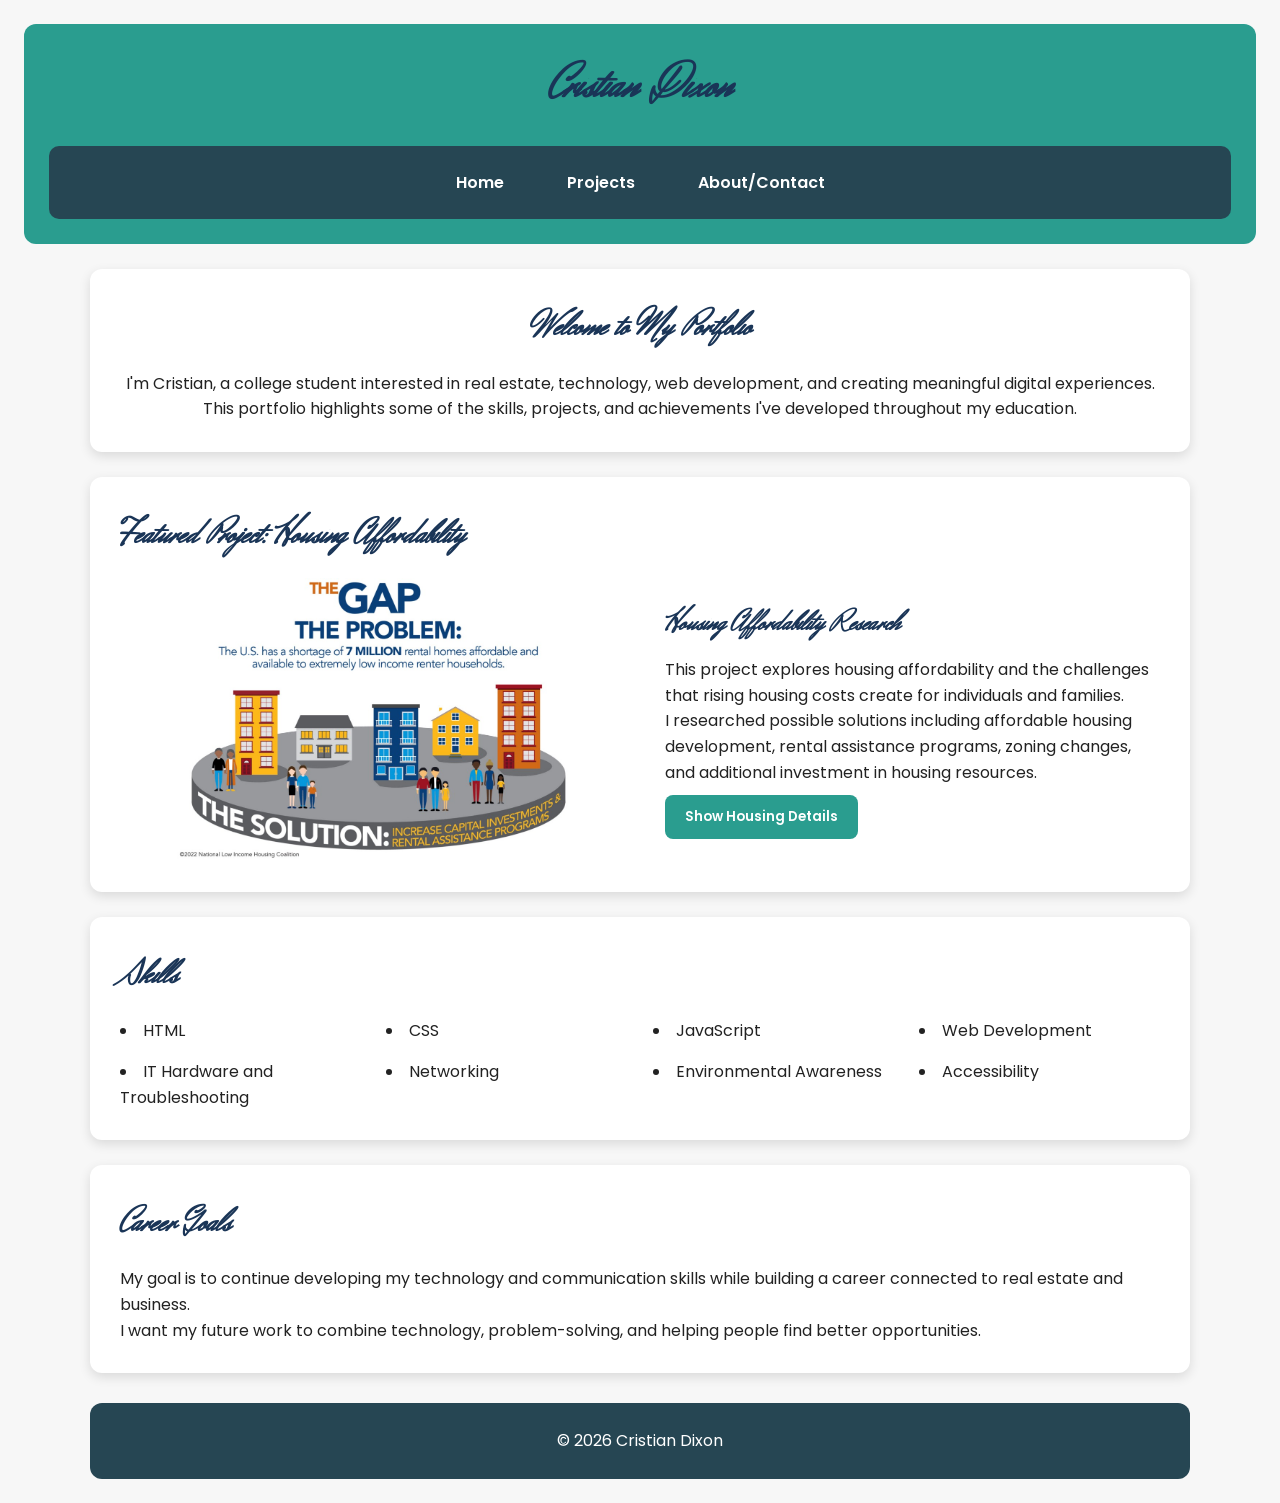
<file: index.html>
<!DOCTYPE html>
<html lang="en">

<head>
    <meta charset="UTF-8">
    <meta name="viewport" content="width=device-width, initial-scale=1.0">

    <title>Cristian Dixon | Portfolio</title>

    <link rel="preconnect" href="https://fonts.googleapis.com">
    <link rel="preconnect" href="https://fonts.gstatic.com" crossorigin>

    <link href="https://fonts.googleapis.com/css2?family=Poppins:wght@300;400;500;600;700&family=Herr+Von+Muellerhoff&display=swap" rel="stylesheet">

    <link rel="stylesheet" href="assets/css/style.css">
</head>

<body>

    <header>
        <h1>Cristian Dixon</h1>

        <nav aria-label="Main navigation">
            <ul>
                <li><a href="index.html">Home</a></li>
                <li><a href="projects.html">Projects</a></li>
                <li><a href="about.html">About/Contact</a></li>
            </ul>
        </nav>
    </header>

    <main>

        <section class="intro">
            <h2>Welcome to My Portfolio</h2>

            <p>
                I'm Cristian, a college student interested in real estate,
                technology, web development, and creating meaningful digital experiences.
            </p>

            <p>
                This portfolio highlights some of the skills, projects,
                and achievements I've developed throughout my education.
            </p>
        </section>

    <section class="featured-project">

        <h2>Featured Project: Housing Affordability</h2>

        <div class="housing-content">

            <div class="housing-image">
                <img
                    src="assets/images/TheGapTheProblem.jpeg"
                    alt="Housing affordability infographic showing the gap between housing needs and available affordable housing">
            </div>

            <div class="housing-details">

                <h3>Housing Affordability Research</h3>

                <p>
                    This project explores housing affordability and the challenges
                    that rising housing costs create for individuals and families.
                </p>

                <p>
                    I researched possible solutions including affordable housing
                    development, rental assistance programs, zoning changes,
                    and additional investment in housing resources.
                </p>

                <button
                    id="housing-toggle"
                    type="button"
                    aria-controls="housing-info"
                    aria-expanded="false">
                    Show Housing Details
                </button>

                <div id="housing-info" hidden>

                    <ul>
                        <li>Affordable housing can help create more stable communities.</li>
                        <li>High housing costs can make it difficult for families to find safe housing.</li>
                        <li>Government funding and rental assistance can help address housing needs.</li>
                        <li>Zoning changes and nonprofit programs can support affordable housing development.</li>
                    </ul>

                </div>

            </div>

        </div>

    </section>

    <section class="skills">

        <h2>Skills</h2>

        <ul>
            <li>HTML</li>
            <li>CSS</li>
            <li>JavaScript</li>
            <li>Web Development</li>
            <li>IT Hardware and Troubleshooting</li>
            <li>Networking</li>
            <li>Environmental Awareness</li>
            <li>Accessibility</li>
        </ul>

    </section>

    <section class="goals">

        <h2>Career Goals</h2>

        <p>
            My goal is to continue developing my technology and communication
            skills while building a career connected to real estate and business.
        </p>

        <p>
            I want my future work to combine technology, problem-solving,
            and helping people find better opportunities.
        </p>

    </section>


    </main>


    <footer>
        <p>&copy; 2026 Cristian Dixon</p>
    </footer>


    <script src="assets/script.js"></script>

</body>
</html>
</file>
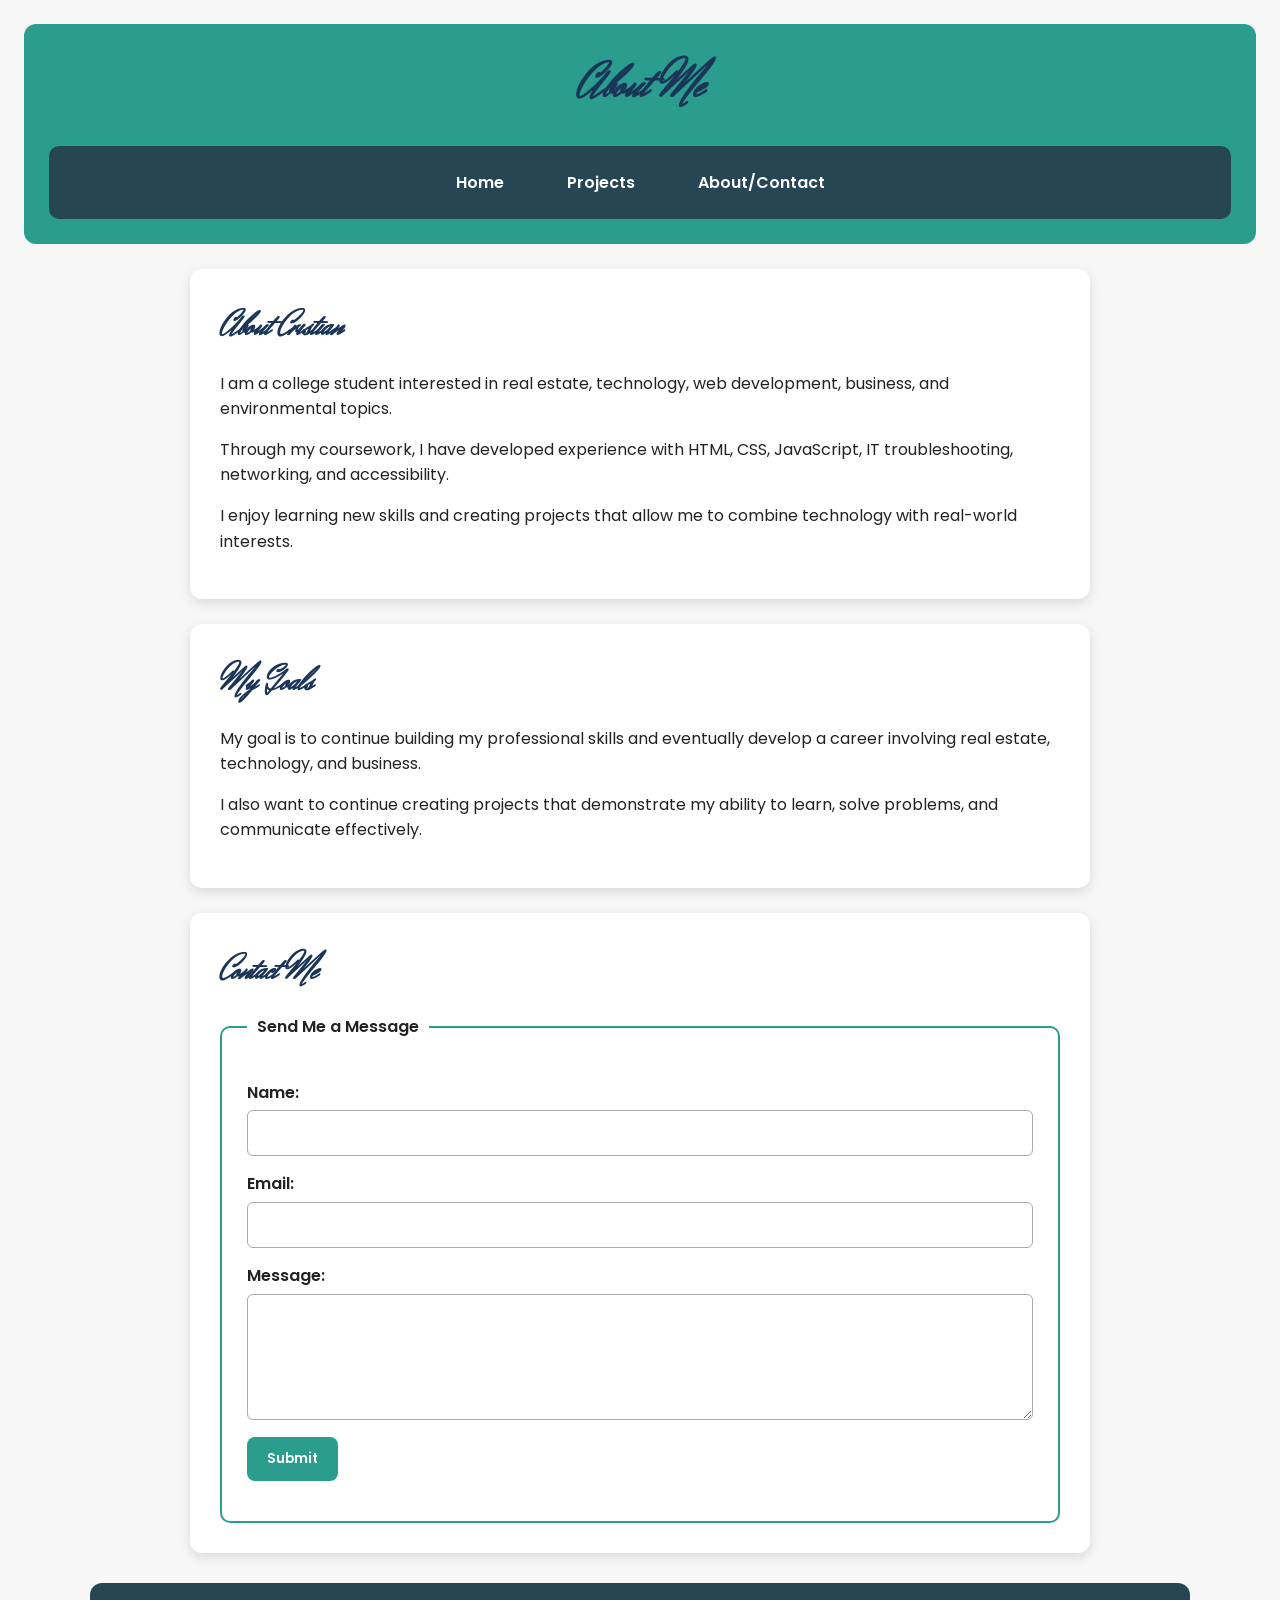
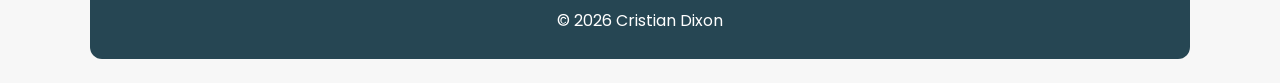
<file: about.html>
<!DOCTYPE html>
<html lang="en">

<head>
    <meta charset="UTF-8">
    <meta name="viewport" content="width=device-width, initial-scale=1.0">

    <title>About Cristian | Portfolio</title>

    <link rel="preconnect" href="https://fonts.googleapis.com">
    <link rel="preconnect" href="https://fonts.gstatic.com" crossorigin>

    <link href="https://fonts.googleapis.com/css2?family=Poppins:wght@300;400;500;600;700&family=Herr+Von+Muellerhoff&display=swap" rel="stylesheet">

    <link rel="stylesheet" href="assets/css/style.css">
</head>

<body>

    <header>

        <h1>About Me</h1>

        <nav aria-label="Main navigation">
            <ul>
                <li><a href="index.html">Home</a></li>
                <li><a href="projects.html">Projects</a></li>
                <li><a href="about.html">About/Contact</a></li>
            </ul>
        </nav>

    </header>


    <main>

        <section class="about-section">

            <h2>About Cristian</h2>

            <p>
                I am a college student interested in real estate, technology,
                web development, business, and environmental topics.
            </p>

            <p>
                Through my coursework, I have developed experience with HTML,
                CSS, JavaScript, IT troubleshooting, networking, and accessibility.
            </p>

            <p>
                I enjoy learning new skills and creating projects that allow me
                to combine technology with real-world interests.
            </p>

        </section>


        <section class="about-section">

            <h2>My Goals</h2>

            <p>
                My goal is to continue building my professional skills and
                eventually develop a career involving real estate, technology,
                and business.
            </p>

            <p>
                I also want to continue creating projects that demonstrate
                my ability to learn, solve problems, and communicate effectively.
            </p>

        </section>


        <section class="contact-section" id="contact">

            <h2>Contact Me</h2>

            <form id="contact-form">

                <fieldset>

                    <legend>Send Me a Message</legend>

                    <label for="name">
                        Name:
                    </label>

                    <input
                        type="text"
                        id="name"
                        name="name"
                        required>

                    <label for="email">
                        Email:
                    </label>

                    <input
                        type="email"
                        id="email"
                        name="email"
                        required>

                    <label for="message">
                        Message:
                    </label>

                    <textarea
                        id="message"
                        name="message"
                        rows="5"
                        cols="40"
                        required></textarea>

                    <button type="submit">
                        Submit
                    </button>

                    <p
                        id="form-error"
                        class="error"
                        aria-live="polite">
                    </p>

                </fieldset>

            </form>

        </section>

    </main>


    <footer>
        <p>&copy; 2026 Cristian Dixon</p>
    </footer>


    <script src="assets/script.js"></script>

</body>
</html>
</file>
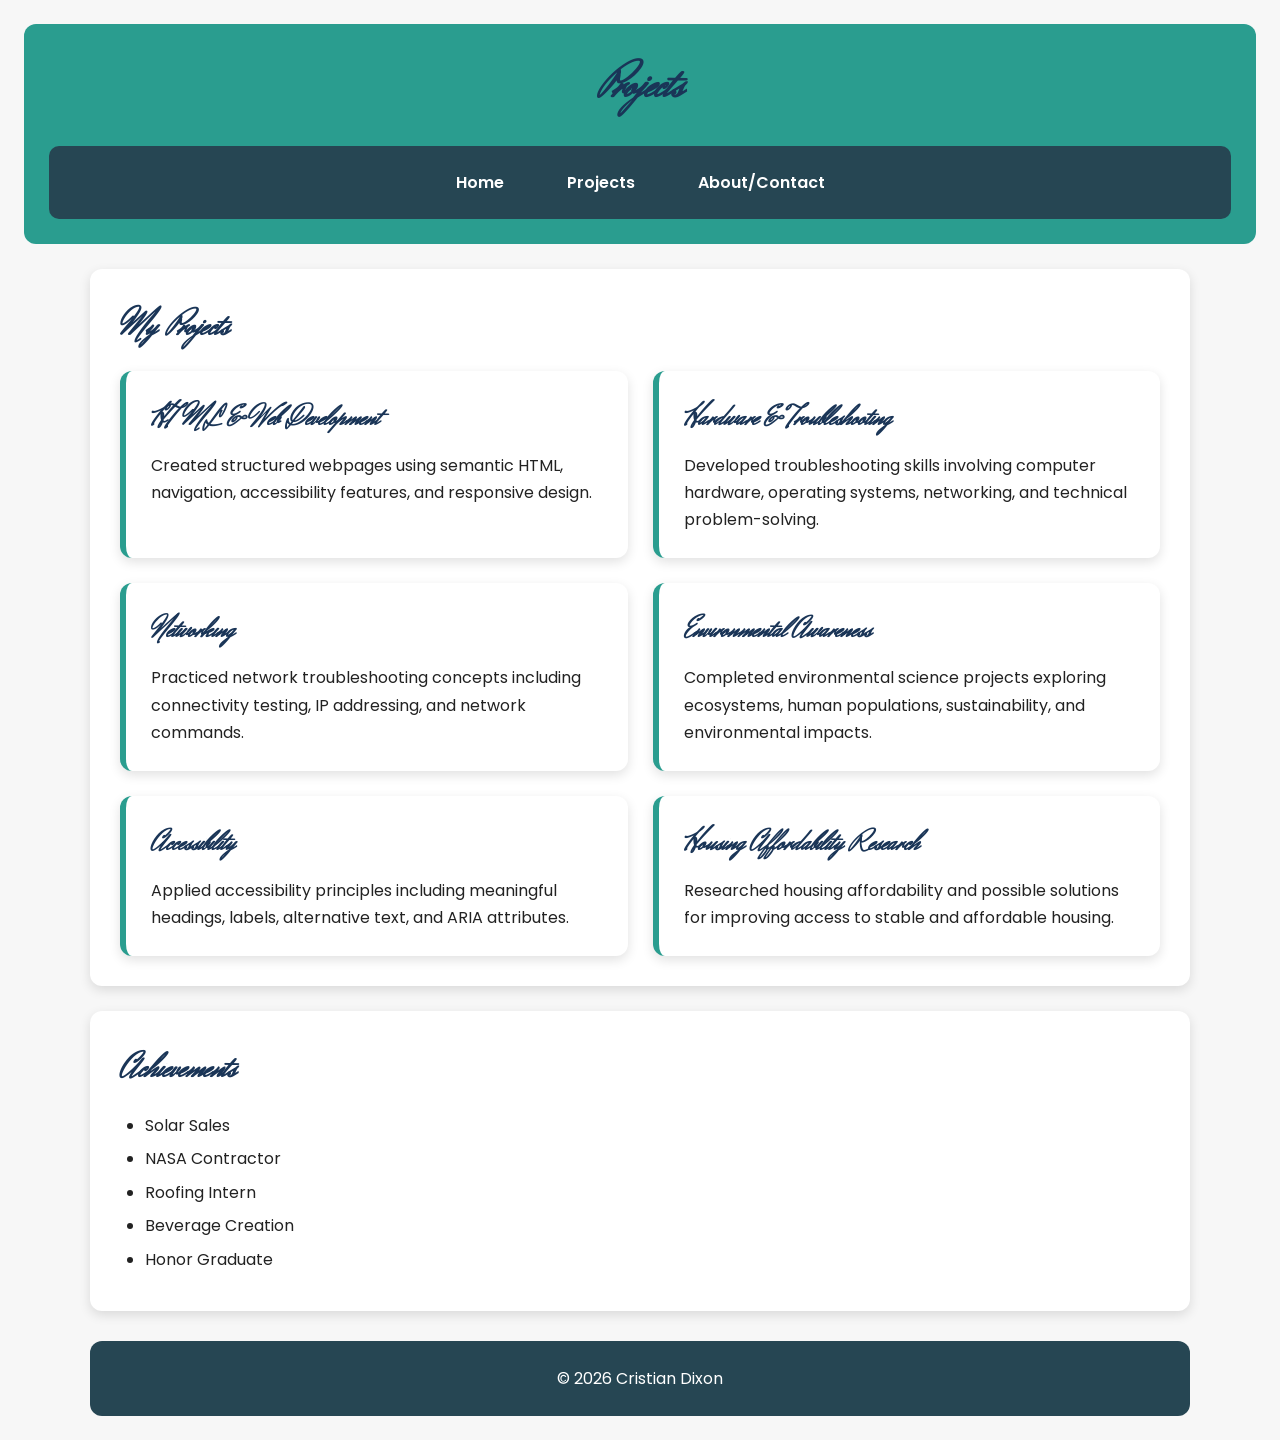
<file: projects.html>
<!DOCTYPE html>
<html lang="en">

<head>
    <meta charset="UTF-8">
    <meta name="viewport" content="width=device-width, initial-scale=1.0">

    <title>Projects | Cristian Dixon</title>

    <link rel="preconnect" href="https://fonts.googleapis.com">
    <link rel="preconnect" href="https://fonts.gstatic.com" crossorigin>

    <link href="https://fonts.googleapis.com/css2?family=Poppins:wght@300;400;500;600;700&family=Herr+Von+Muellerhoff&display=swap" rel="stylesheet">

    <link rel="stylesheet" href="assets/css/style.css">
</head>

<body>

    <header>

        <h1>Projects</h1>

        <nav aria-label="Main navigation">
            <ul>
                <li><a href="index.html">Home</a></li>
                <li><a href="projects.html">Projects</a></li>
                <li><a href="about.html">About/Contact</a></li>
            </ul>
        </nav>

    </header>


    <main>

        <section>

            <h2>My Projects</h2>

            <div class="project-grid">

                <article class="project-card">

                    <h3>HTML &amp; Web Development</h3>

                    <p>
                        Created structured webpages using semantic HTML,
                        navigation, accessibility features, and responsive design.
                    </p>

                </article>


                <article class="project-card">

                    <h3>Hardware &amp; Troubleshooting</h3>

                    <p>
                        Developed troubleshooting skills involving computer hardware,
                        operating systems, networking, and technical problem-solving.
                    </p>

                </article>


                <article class="project-card">

                    <h3>Networking</h3>

                    <p>
                        Practiced network troubleshooting concepts including
                        connectivity testing, IP addressing, and network commands.
                    </p>

                </article>


                <article class="project-card">

                    <h3>Environmental Awareness</h3>

                    <p>
                        Completed environmental science projects exploring ecosystems,
                        human populations, sustainability, and environmental impacts.
                    </p>

                </article>


                <article class="project-card">

                    <h3>Accessibility</h3>

                    <p>
                        Applied accessibility principles including meaningful
                        headings, labels, alternative text, and ARIA attributes.
                    </p>

                </article>


                <article class="project-card">

                    <h3>Housing Affordability Research</h3>

                    <p>
                        Researched housing affordability and possible solutions
                        for improving access to stable and affordable housing.
                    </p>

                </article>

            </div>

        </section>


        <section>

            <h2>Achievements</h2>

            <ul class="achievements">

                <li>Solar Sales</li>
                <li>NASA Contractor</li>
                <li>Roofing Intern</li>
                <li>Beverage Creation</li>
                <li>Honor Graduate</li>

            </ul>

        </section>

    </main>


    <footer>
        <p>&copy; 2026 Cristian Dixon</p>
    </footer>


    <script src="assets/script.js"></script>

</body>
</html>
</file>
<file: assets/css/style.css>
* {
    margin: 0;
    padding: 0;
    box-sizing: border-box;
}

body {
    font-family: "Poppins", sans-serif;
    background: #f7f7f7;
    color: #222;
    line-height: 1.6;
    padding: 24px;
}

h1,
h2,
h3 {
    font-family: "Herr Von Muellerhoff", cursive;
    color: #1a3557;
}

h1 {
    font-size: 3rem;
    margin-bottom: 15px;
}

h2 {
    font-size: 2.2rem;
    margin-bottom: 15px;
}

h3 {
    font-size: 1.8rem;
    margin-bottom: 10px;
}


/* Header */

header {
    background: #2a9d8f;
    color: white;
    padding: 25px;
    text-align: center;
    border-radius: 12px;
    margin-bottom: 25px;
}


/* Navigation */

nav {
    background: #264653;
    padding: 16px;
    border-radius: 10px;
    margin-top: 20px;
}

nav ul {
    display: flex;
    justify-content: center;
    align-items: center;
    gap: 35px;
    list-style: none;
    flex-wrap: wrap;
}

nav a {
    color: white;
    text-decoration: none;
    font-weight: 600;
    padding: 8px 14px;
    display: block;
}

nav a:hover,
nav a:focus {
    text-decoration: underline;
}


/* Main */

main {
    max-width: 1100px;
    margin: 0 auto;
}


/* General Sections */

section {
    background: white;
    padding: 30px;
    margin-bottom: 25px;
    border-radius: 12px;
    box-shadow: 0 4px 12px rgba(0, 0, 0, 0.12);
}


/* Intro */

.intro {
    text-align: center;
}


/* Housing Project */

.housing-content {
    display: grid;
    grid-template-columns: 1fr 1fr;
    gap: 30px;
    align-items: center;
}

.housing-image img {
    width: 100%;
    max-width: 100%;
    height: auto;
    display: block;
    border-radius: 10px;
}

.housing-details {
    padding: 10px;
}

.housing-details ul {
    margin: 15px 0 15px 25px;
}

.housing-details li {
    margin-bottom: 8px;
}


/* Buttons */

button {
    background: #2a9d8f;
    color: white;
    border: none;
    padding: 12px 20px;
    border-radius: 8px;
    cursor: pointer;
    font-family: inherit;
    font-weight: 600;
    margin-top: 10px;
}

button:hover,
button:focus {
    background: #264653;
}


/* Skills */

.skills ul {
    display: grid;
    grid-template-columns: repeat(4, 1fr);
    gap: 15px 25px;
    list-style-position: inside;
}


/* Project Grid */

.project-grid {
    display: grid;
    grid-template-columns: repeat(2, 1fr);
    gap: 25px;
}

.project-card {
    background: white;
    padding: 25px;
    border-radius: 12px;
    box-shadow: 0 4px 12px rgba(0, 0, 0, 0.12);
    border-left: 6px solid #2a9d8f;
}

.project-card p {
    line-height: 1.7;
}


/* Achievements */

.achievements {
    margin-left: 25px;
}

.achievements li {
    margin-bottom: 8px;
}


/* About */

.about-section,
.contact-section {
    max-width: 900px;
    margin-left: auto;
    margin-right: auto;
}

.about-section p {
    margin-bottom: 15px;
}


/* Contact Form */

fieldset {
    border: 2px solid #2a9d8f;
    padding: 25px;
    border-radius: 10px;
}

legend {
    font-weight: 600;
    padding: 0 10px;
}

label {
    display: block;
    margin-top: 15px;
    margin-bottom: 5px;
    font-weight: 600;
}

input,
textarea {
    width: 100%;
    padding: 12px;
    border: 1px solid #aaa;
    border-radius: 6px;
    font-family: inherit;
}

textarea {
    resize: vertical;
}

.error {
    margin-top: 15px;
    font-weight: 600;
}


/* Footer */

footer {
    max-width: 1100px;
    margin: 30px auto 0;
    padding: 25px;
    text-align: center;
    background: #264653;
    color: white;
    border-radius: 12px;
}


/* Responsive Design */

@media (max-width: 768px) {

    body {
        padding: 12px;
    }

    header {
        padding: 20px;
    }

    h1 {
        font-size: 2.5rem;
    }

    nav ul {
        flex-direction: column;
        gap: 8px;
    }

    nav a {
        padding: 10px 20px;
    }

    .housing-content {
        grid-template-columns: 1fr;
    }

    .project-grid {
        grid-template-columns: 1fr;
    }

    .skills ul {
        grid-template-columns: 1fr;
    }

    section {
        padding: 20px;
    }

}


/* Smaller Phones */

@media (max-width: 480px) {

    body {
        padding: 10px;
    }

    h1 {
        font-size: 2.2rem;
    }

    h2 {
        font-size: 1.9rem;
    }

    section {
        padding: 16px;
    }

    nav {
        padding: 12px;
    }

}
</file>
